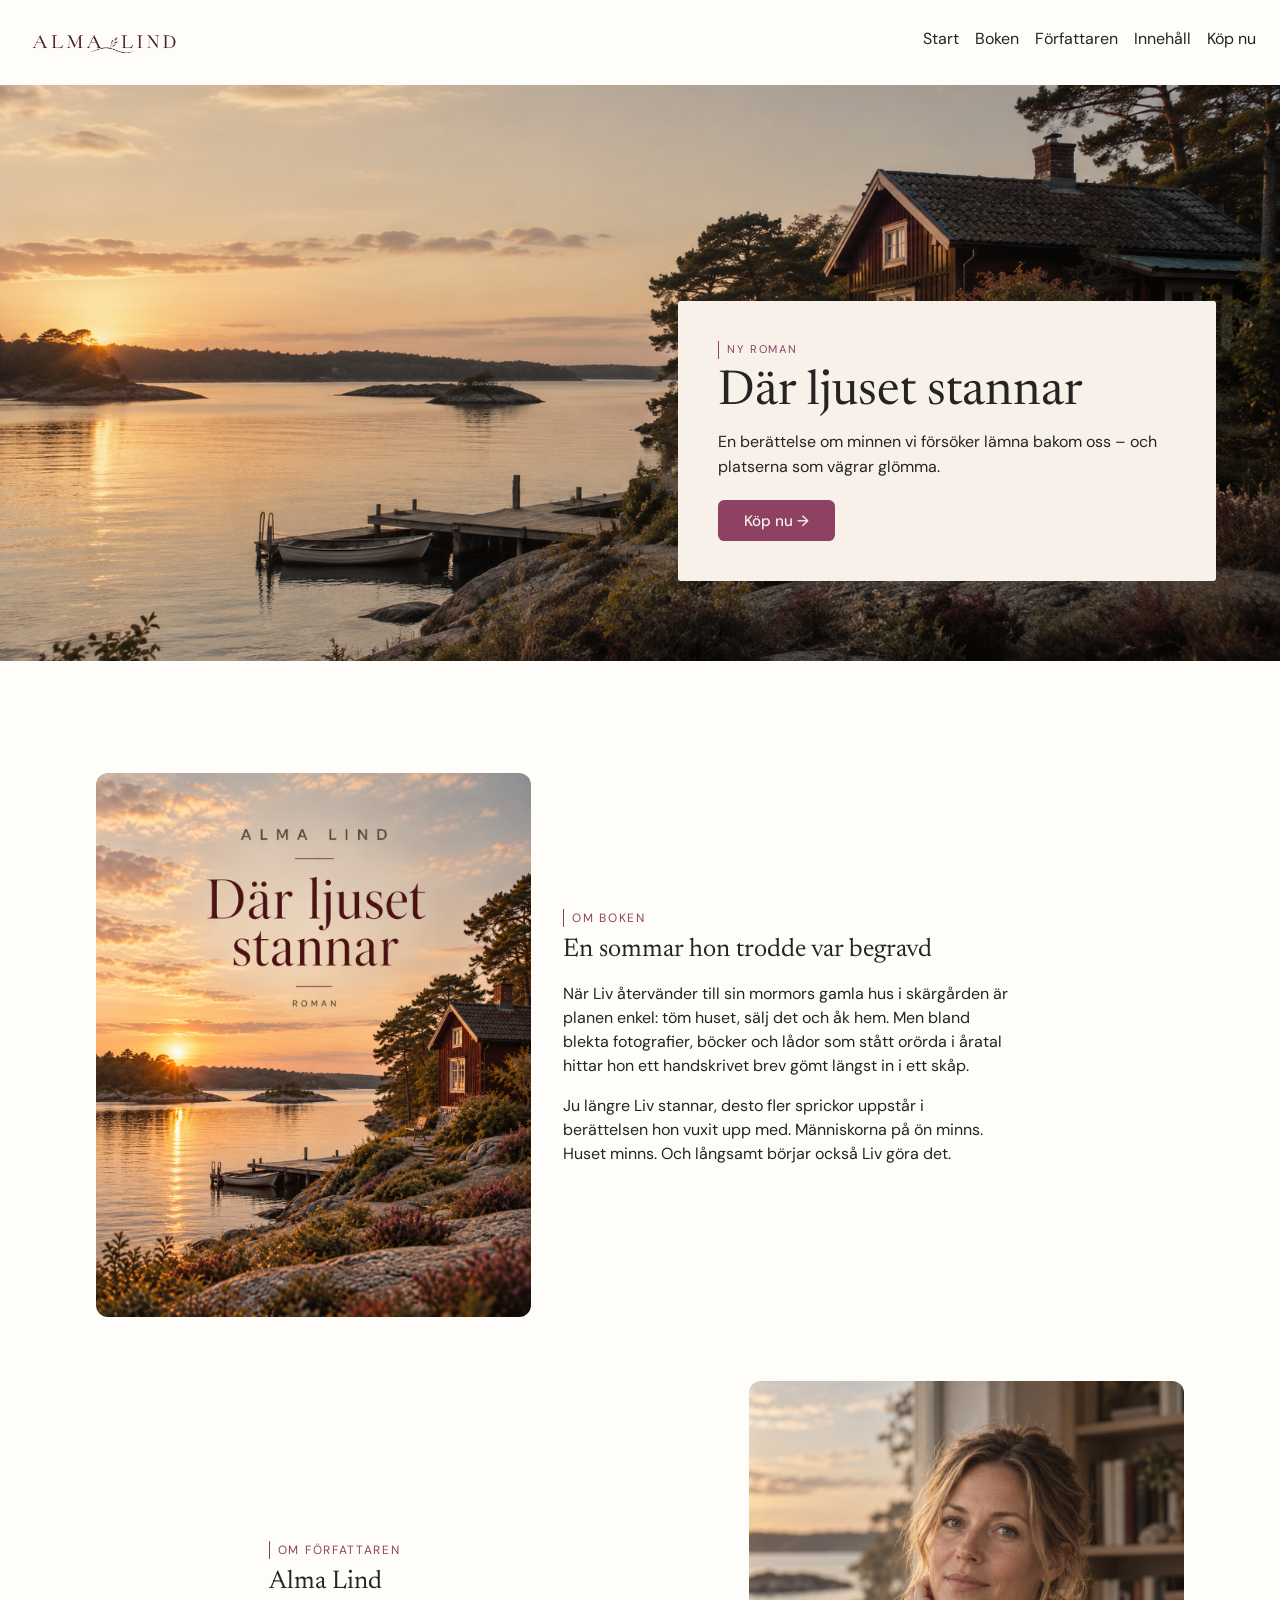
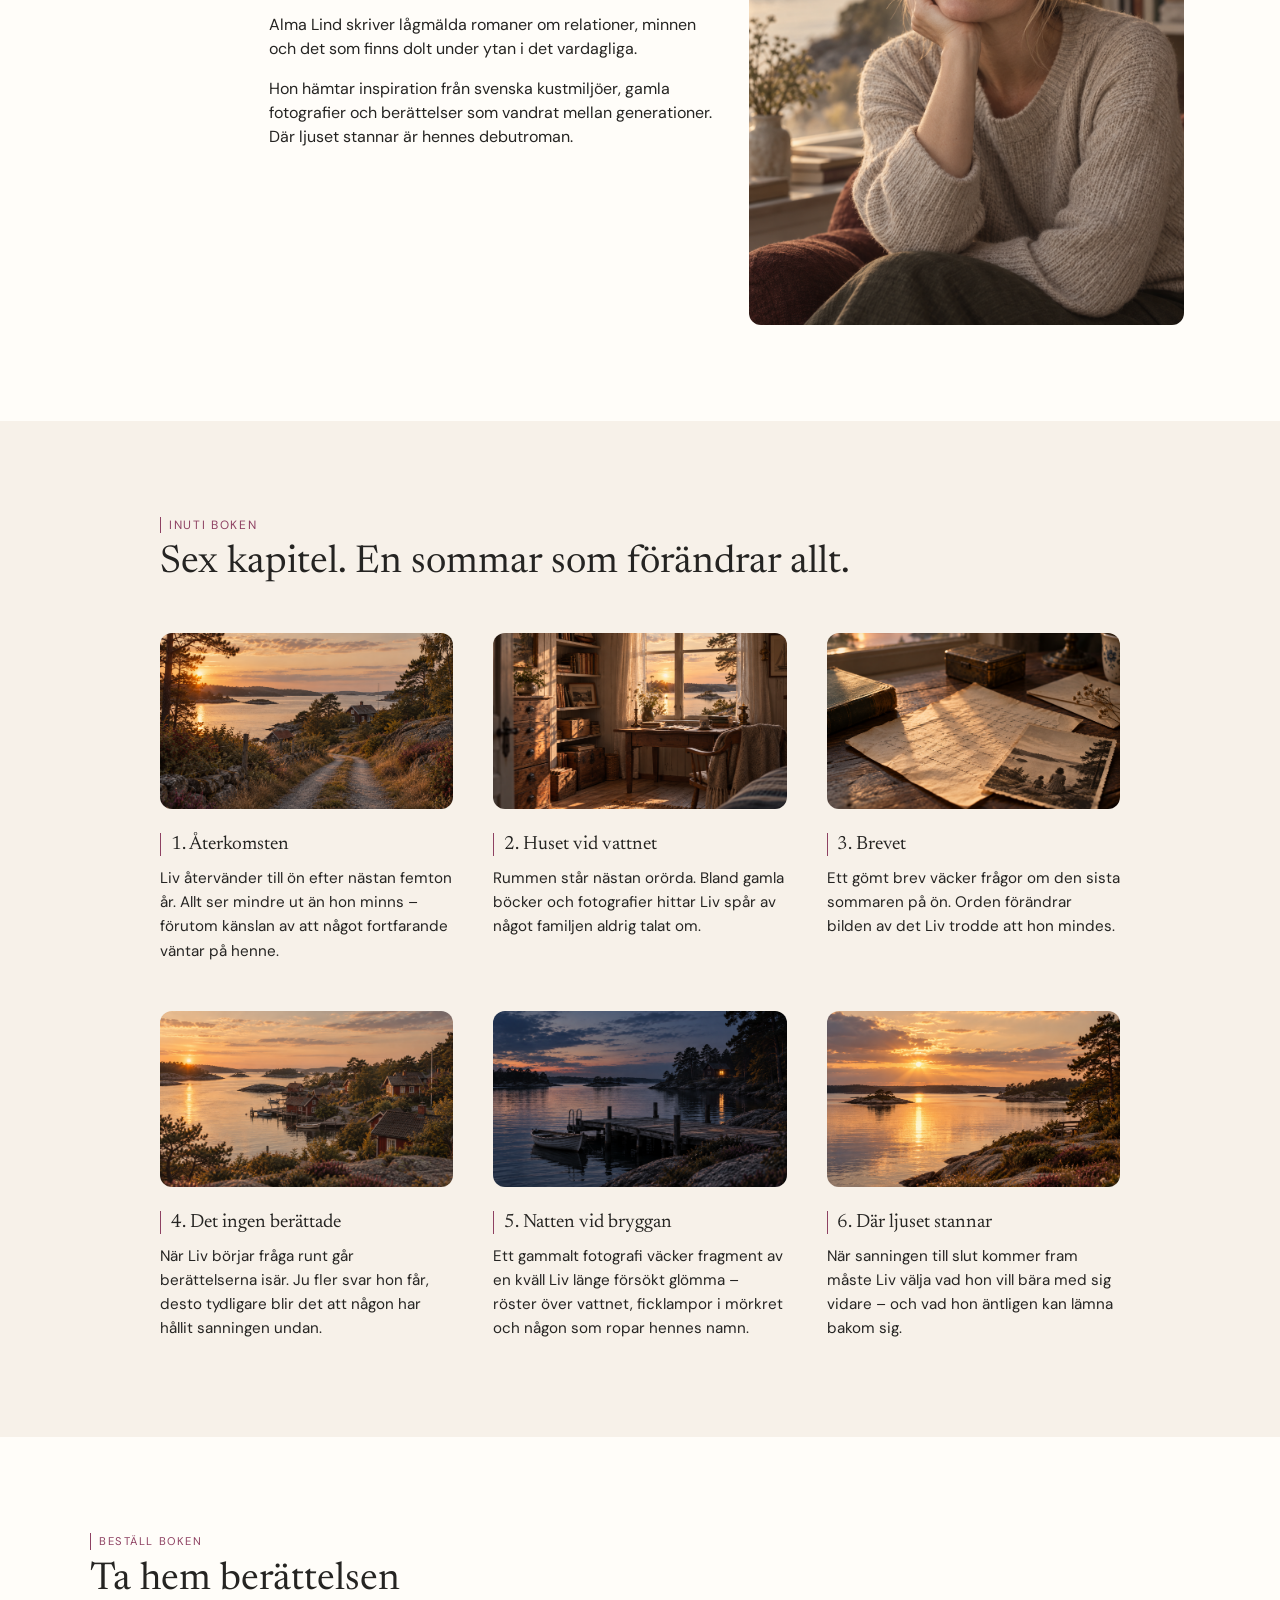
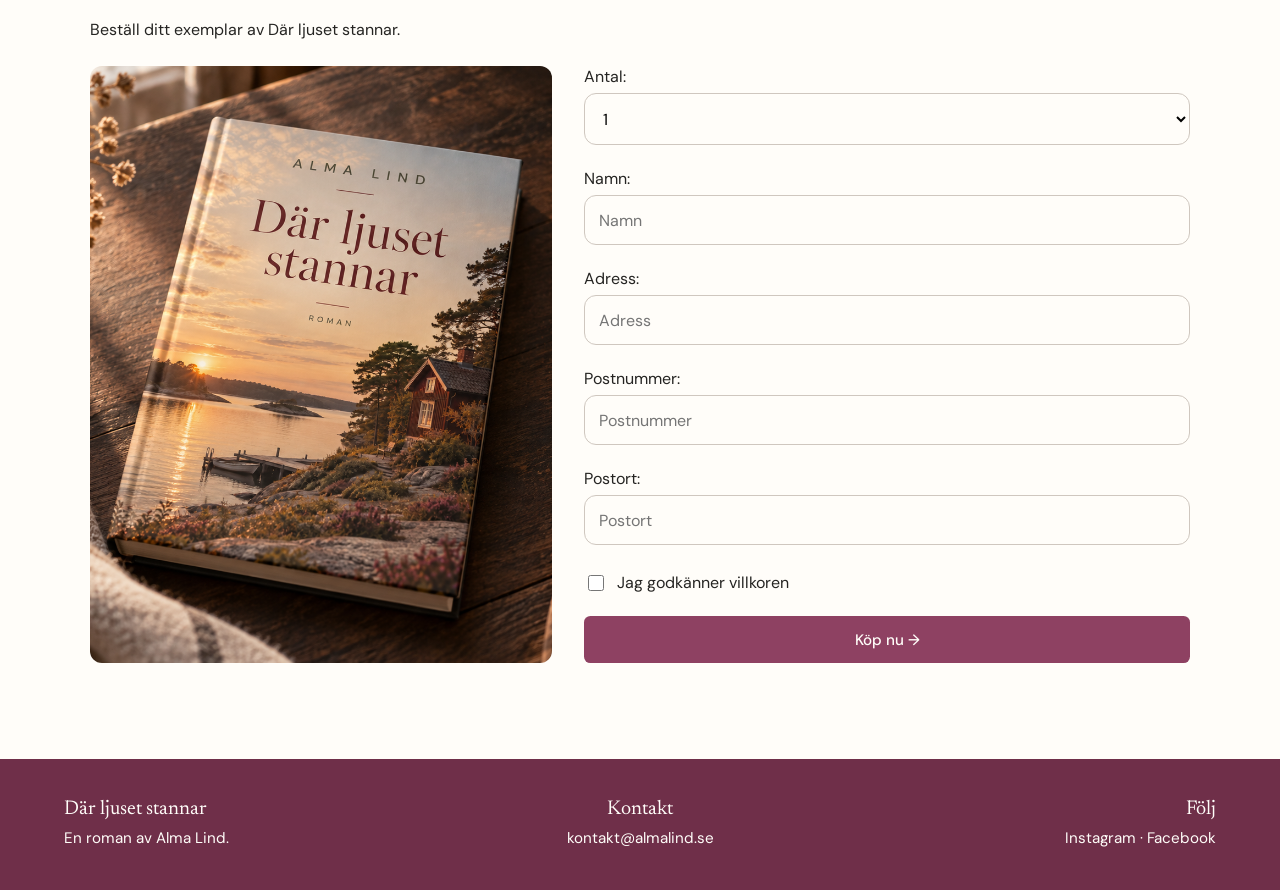
<file: index.html>
<!DOCTYPE html>
<!-- Elin Stridsberg -->

<html lang="sv">

<head>
    <meta charset="UTF-8">
    <meta name="viewport" content="width=device-width, initial-scale=1.0">
    <link rel="preconnect" href="https://fonts.googleapis.com">
    <link rel="preconnect" href="https://fonts.gstatic.com" crossorigin>
    <link
        href="https://fonts.googleapis.com/css2?family=DM+Sans:wght@400;500&family=Newsreader:opsz,wght@6..72,400&display=swap"
        rel="stylesheet">
    <link rel="stylesheet" href="./css/style.css">
    <title>Alma Lind</title>
</head>

<body>
    <header>
        <img src="./images/logo.png" alt="Alma Lind" class="logo">

        <input type="checkbox" id="menu-toggle">

        <label for="menu-toggle" class="menu-button">☰</label>

        <nav>
            <ul>
                <li><a href="#start">Start</a></li>
                <li><a href="#book">Boken</a></li>
                <li><a href="#author">Författaren</a></li>
                <li><a href="#content">Innehåll</a></li>
                <li><a href="#purchase">Köp nu</a></li>
            </ul>
        </nav>
    </header>
    <main>
        <section class="hero" id="start">
            <img src="./images/hero.png" alt="Hus vid vattnet i skymning" class="hero-image">

            <div class="hero-content">
                <p class="eyebrow"> NY ROMAN</p>
                <h1>Där ljuset stannar</h1>
                <p>En berättelse om minnen vi försöker lämna bakom oss – och platserna som vägrar glömma.</p>
                <a href="#purchase" class="cta-button">Köp nu →</a>
            </div>
        </section>

        <section class="book-author">
            <div class="info-block" id="book">
                <img src="./images/book.png" alt="Där ljuset stannar" class="info-image">

                <div class="info-text">
                    <p class="section-label">OM BOKEN</p>
                    <h2>En sommar hon trodde var begravd</h2>
                    <p>
                        När Liv återvänder till sin mormors gamla hus i skärgården är planen enkel:
                        töm huset, sälj det och åk hem. Men bland blekta fotografier, böcker och lådor
                        som stått orörda i åratal hittar hon ett handskrivet brev gömt längst in i ett skåp.
                    </p>
                    <p>
                        Ju längre Liv stannar, desto fler sprickor uppstår i berättelsen hon vuxit upp med.
                        Människorna på ön minns. Huset minns. Och långsamt börjar också Liv göra det.
                    </p>
                </div>
            </div>

            <div class="info-block" id="author">
                <img src="./images/author.png" alt="Porträtt av författaren Alma Lind" class="info-image">

                <div class="info-text">
                    <p class="section-label">OM FÖRFATTAREN</p>
                    <h2>Alma Lind</h2>
                    <p>
                        Alma Lind skriver lågmälda romaner om relationer, minnen och det som finns dolt
                        under ytan i det vardagliga.
                    </p>
                    <p>
                        Hon hämtar inspiration från svenska kustmiljöer, gamla fotografier och berättelser
                        som vandrat mellan generationer. Där ljuset stannar är hennes debutroman.
                    </p>
                </div>
            </div>
        </section>

        <section class="content" id="content">
            <p class="section-label">INUTI BOKEN</p>
            <h2>Sex kapitel. En sommar som förändrar allt.</h2>

            <div class="chapters">
                <div class="content-card">
                    <img src="./images/chapter1-road.png" alt="Grusväg mot skärgården" class="content-image">
                    <div class="content-text">
                        <h3>1. Återkomsten</h3>
                        <p>Liv återvänder till ön efter nästan femton år. Allt ser mindre ut än hon minns – förutom
                            känslan av att något fortfarande väntar på henne.</p>
                    </div>
                </div>

                <div class="content-card">
                    <img src="./images/chapter2-house.png" alt="Bild på huset vid vattnet" class="content-image">
                    <div class="content-text">
                        <h3>2. Huset vid vattnet</h3>
                        <p>Rummen står nästan orörda. Bland gamla böcker och fotografier hittar Liv spår av något
                            familjen aldrig talat om.
                        </p>
                    </div>
                </div>

                <div class="content-card">
                    <img src="./images/chapter3-letter.png" alt="Bild på ett brev" class="content-image">
                    <div class="content-text">
                        <h3>3. Brevet</h3>
                        <p>Ett gömt brev väcker frågor om den sista sommaren på ön. Orden förändrar bilden av det Liv
                            trodde att hon mindes.
                        </p>
                    </div>
                </div>

                <div class="content-card">
                    <img src="./images/chapter4-village.png" alt="Bild över byn" class="content-image">
                    <div class="content-text">
                        <h3>4. Det ingen berättade</h3>
                        <p>När Liv börjar fråga runt går berättelserna isär. Ju fler svar hon får, desto tydligare blir
                            det att någon har hållit sanningen undan.
                        </p>
                    </div>
                </div>

                <div class="content-card">
                    <img src="./images/chapter5-night.png" alt="Bild på natten vid bryggan" class="content-image">
                    <div class="content-text">
                        <h3>5. Natten vid bryggan</h3>
                        <p>Ett gammalt fotografi väcker fragment av en kväll Liv länge försökt glömma – röster över
                            vattnet, ficklampor i mörkret och någon som ropar hennes namn.
                        </p>
                    </div>
                </div>

                <div class="content-card">
                    <img src="./images/chapter6-water.png" alt="Bild i solnedgången" class="content-image">
                    <div class="content-text">
                        <h3>6. Där ljuset stannar</h3>
                        <p>När sanningen till slut kommer fram måste Liv välja vad hon vill bära med sig vidare – och
                            vad hon äntligen kan lämna bakom sig.
                        </p>
                    </div>
                </div>
            </div>
        </section>

        <section class="purchase" id="purchase">
            <p class="section-label">BESTÄLL BOKEN</p>
            <h2>Ta hem berättelsen</h2>
            <p>Beställ ditt exemplar av Där ljuset stannar.</p>
            <div class="purchase-content">
                <img src="./images/buynow.png" alt="Boken Där ljuset stannar">
                <form>
                    <div class="form-group">
                        <label for="antal">Antal:</label>
                        <select id="antal" name="antal">
                            <option value="1">1</option>
                            <option value="2">2</option>
                            <option value="3">3</option>
                            <option value="4">4</option>
                            <option value="5">5</option>
                        </select>
                    </div>

                    <div class="form-group">
                        <label for="namn">Namn:</label>
                        <input type="text" id="namn" name="namn" placeholder="Namn" required>
                    </div>

                    <div class="form-group">
                        <label for="adress">Adress:</label>
                        <input type="text" id="adress" name="adress" placeholder="Adress" required>
                    </div>

                    <div class="form-group">
                        <label for="postnummer">Postnummer:</label>
                        <input type="text" id="postnummer" name="postnummer" placeholder="Postnummer" required>
                    </div>

                    <div class="form-group">
                        <label for="postort">Postort:</label>
                        <input type="text" id="postort" name="postort" placeholder="Postort" required>
                    </div>

                    <div class="terms">
                        <input type="checkbox" id="villkor" name="villkor" required>
                        <label for="villkor">Jag godkänner villkoren</label>
                    </div>

                    <button type="submit">Köp nu →</button>

                </form>
            </div>
        </section>
    </main>

    <footer>
        <div class="footer-block">
            <h3>Där ljuset stannar</h3>
            <p>En roman av Alma Lind.</p>
        </div>

        <div class="footer-block">
            <h3>Kontakt</h3>
            <p>kontakt@almalind.se</p>
        </div>

        <div class="footer-block">
            <h3>Följ</h3>
            <p>Instagram · Facebook</p>
        </div>
    </footer>
</body>

</html>
</file>
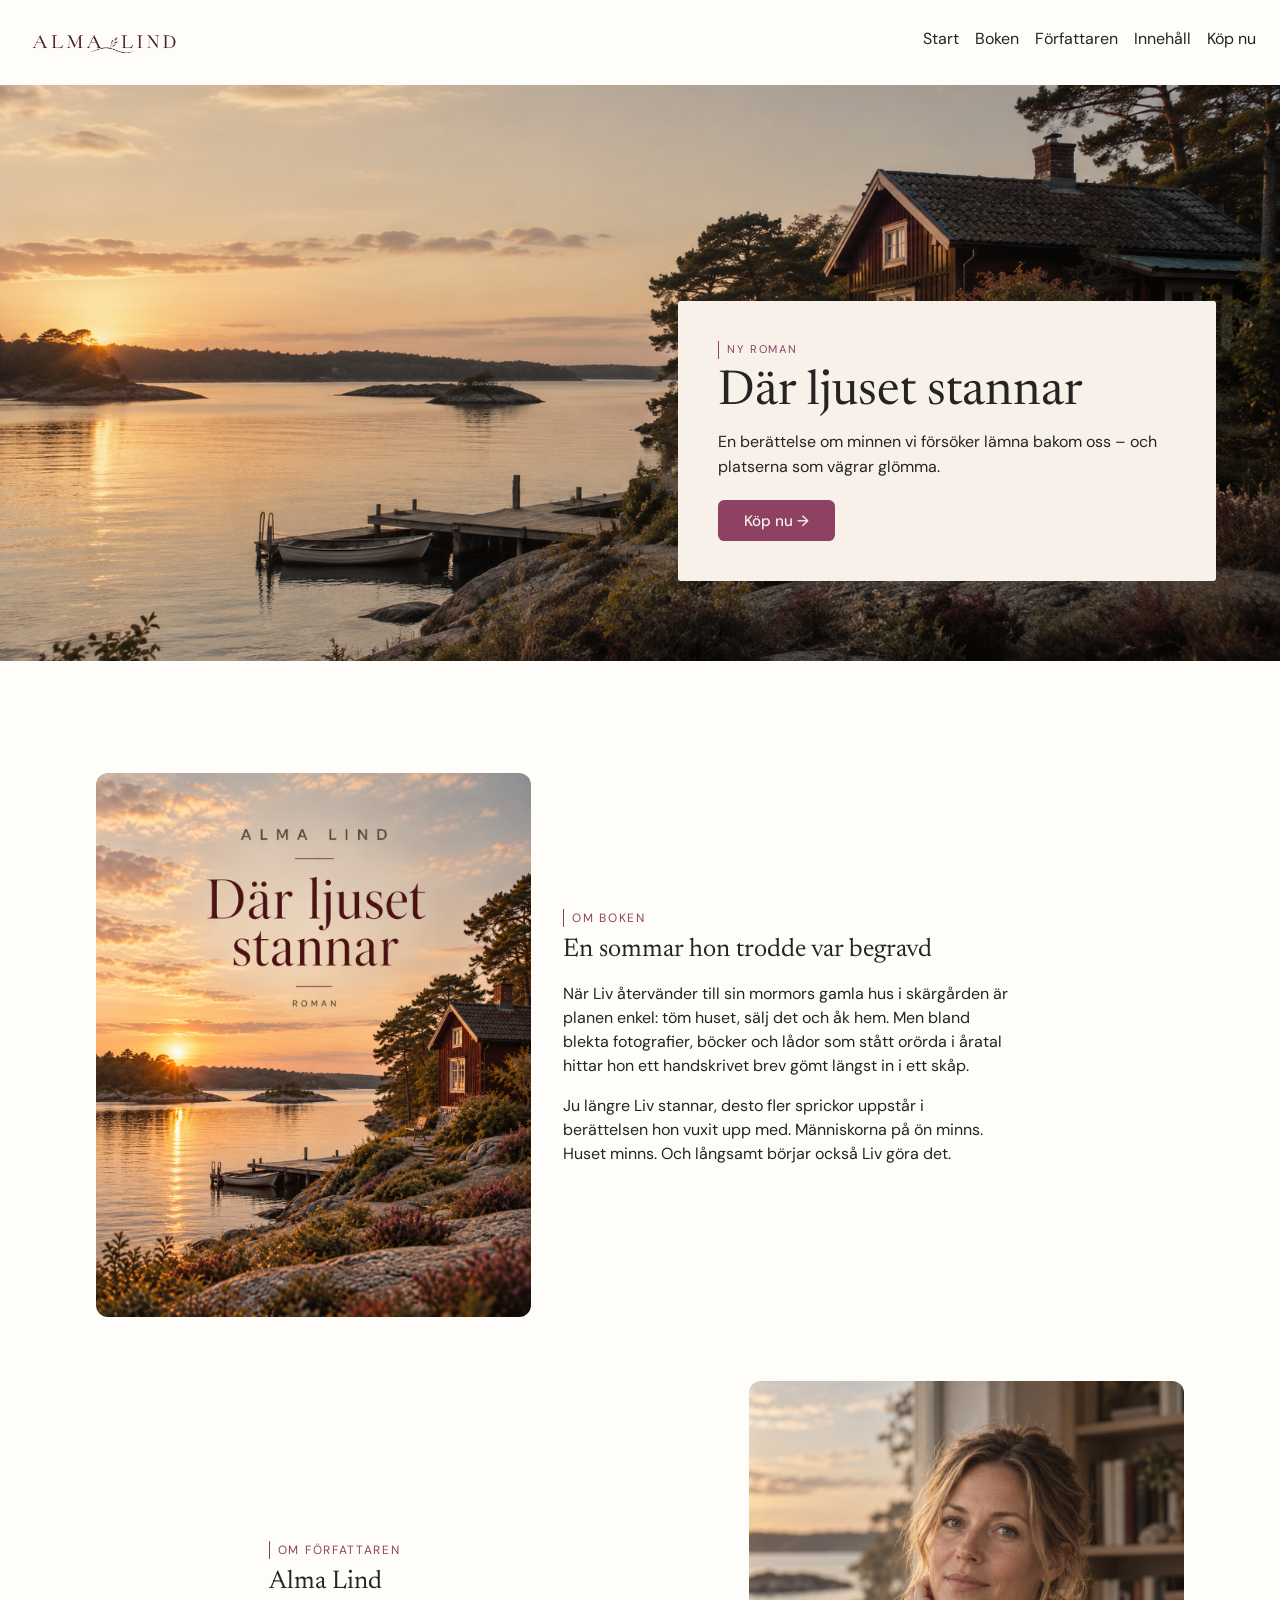
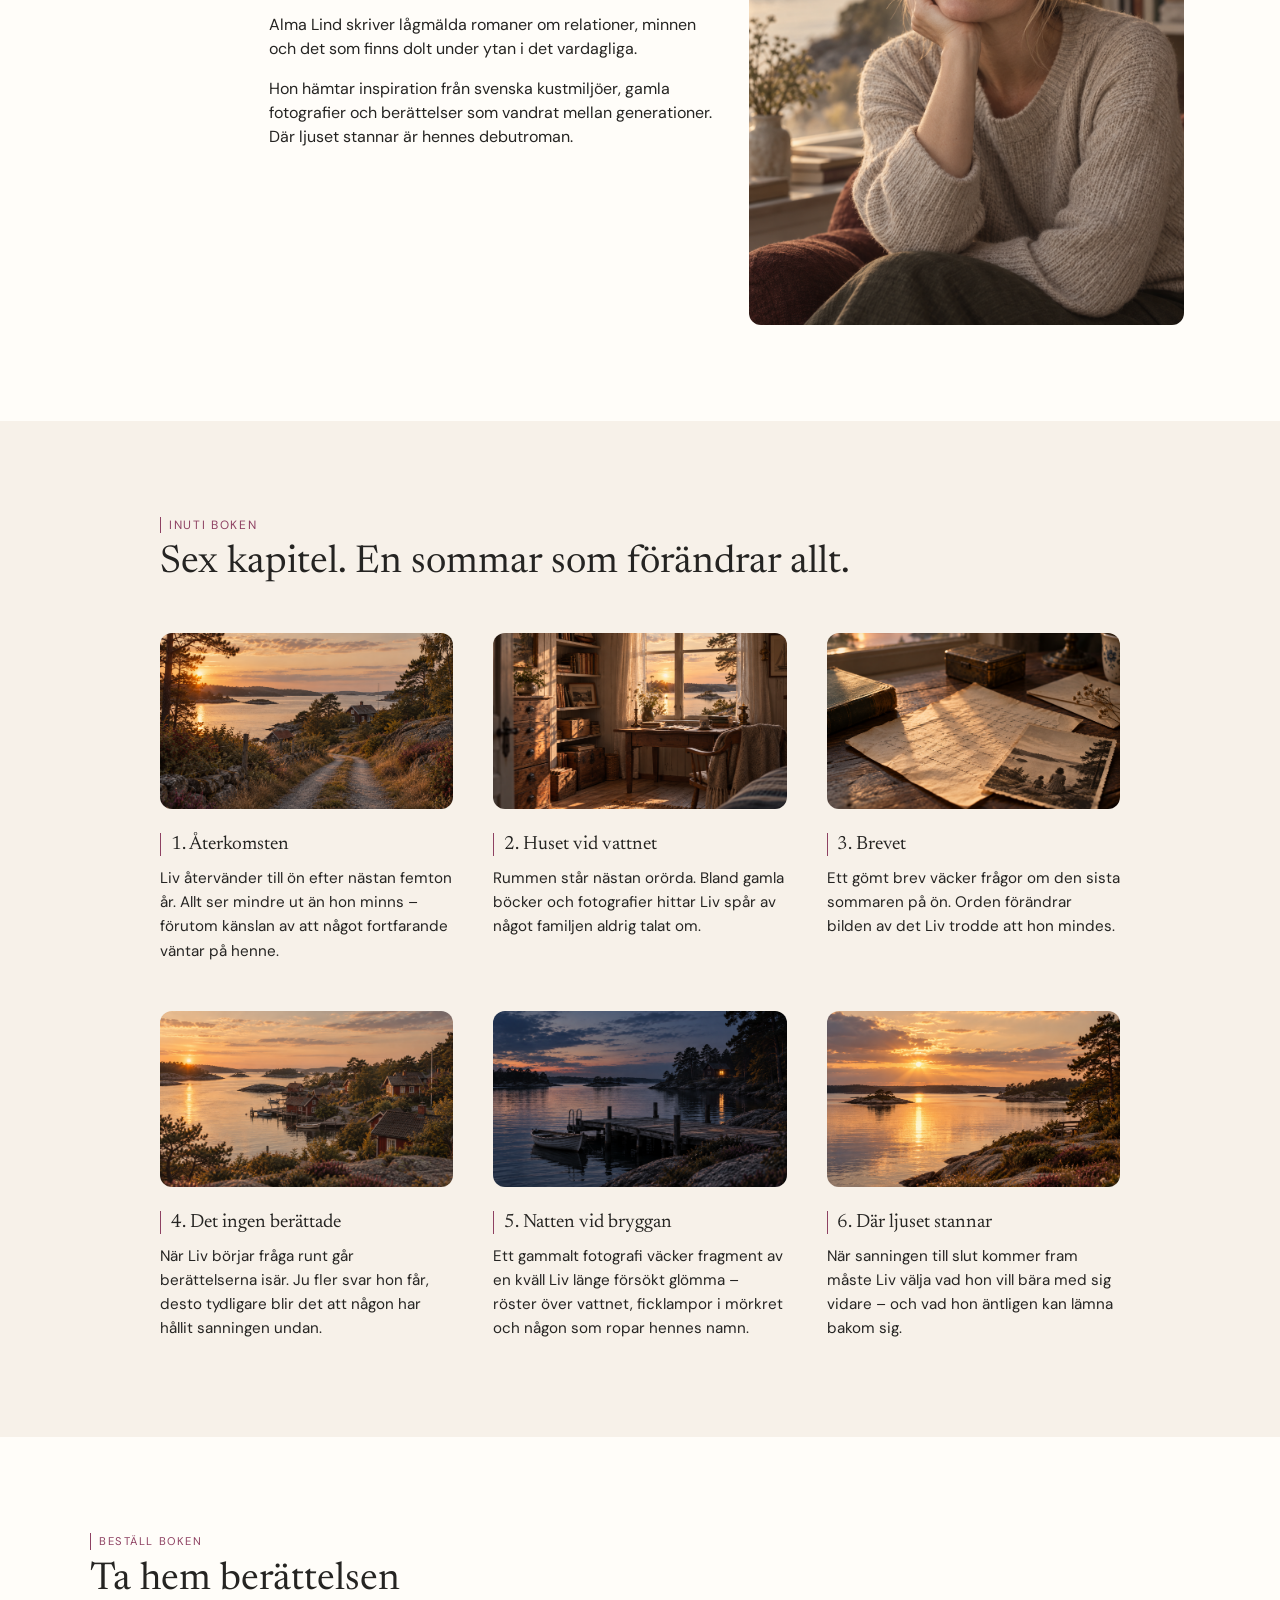
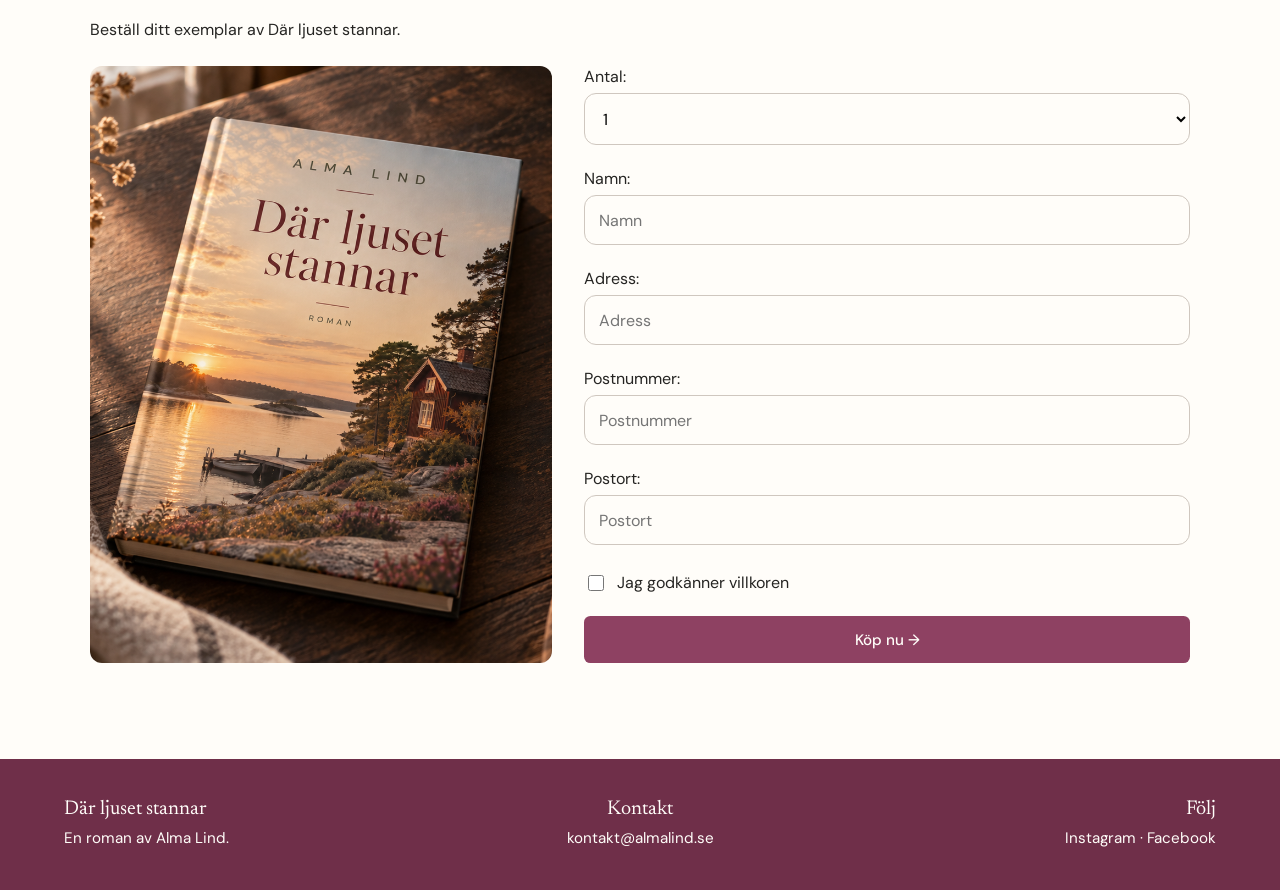
<file: docs/index.html>
<!DOCTYPE html><html lang=sv><head><meta charset=UTF-8><meta name=viewport content="width=device-width, initial-scale=1.0"><link rel=preconnect href=https://fonts.googleapis.com><link rel=preconnect href=https://fonts.gstatic.com crossorigin><link href="https://fonts.googleapis.com/css2?family=DM+Sans:wght@400;500&family=Newsreader:opsz,wght@6..72,400&display=swap" rel=stylesheet><link rel=stylesheet href=./css/style.css><title>Alma Lind</title></head><body><header><img src=./images/logo.png alt="Alma Lind" class=logo> <input type=checkbox id=menu-toggle> <label for=menu-toggle class=menu-button>☰</label><nav><ul><li><a href=#start>Start</a></li><li><a href=#book>Boken</a></li><li><a href=#author>Författaren</a></li><li><a href=#content>Innehåll</a></li><li><a href=#purchase>Köp nu</a></li></ul></nav></header><main><section class=hero id=start><img src=./images/hero.png alt="Hus vid vattnet i skymning" class=hero-image><div class=hero-content><p class=eyebrow>NY ROMAN</p><h1>Där ljuset stannar</h1><p>En berättelse om minnen vi försöker lämna bakom oss – och platserna som vägrar glömma.</p><a href=#purchase class=cta-button>Köp nu →</a></div></section><section class=book-author><div class=info-block id=book><img src=./images/book.png alt="Där ljuset stannar" class=info-image><div class=info-text><p class=section-label>OM BOKEN</p><h2>En sommar hon trodde var begravd</h2><p>När Liv återvänder till sin mormors gamla hus i skärgården är planen enkel: töm huset, sälj det och åk hem. Men bland blekta fotografier, böcker och lådor som stått orörda i åratal hittar hon ett handskrivet brev gömt längst in i ett skåp.</p><p>Ju längre Liv stannar, desto fler sprickor uppstår i berättelsen hon vuxit upp med. Människorna på ön minns. Huset minns. Och långsamt börjar också Liv göra det.</p></div></div><div class=info-block id=author><img src=./images/author.png alt="Porträtt av författaren Alma Lind" class=info-image><div class=info-text><p class=section-label>OM FÖRFATTAREN</p><h2>Alma Lind</h2><p>Alma Lind skriver lågmälda romaner om relationer, minnen och det som finns dolt under ytan i det vardagliga.</p><p>Hon hämtar inspiration från svenska kustmiljöer, gamla fotografier och berättelser som vandrat mellan generationer. Där ljuset stannar är hennes debutroman.</p></div></div></section><section class=content id=content><p class=section-label>INUTI BOKEN</p><h2>Sex kapitel. En sommar som förändrar allt.</h2><div class=chapters><div class=content-card><img src=./images/chapter1-road.png alt="Grusväg mot skärgården" class=content-image><div class=content-text><h3>1. Återkomsten</h3><p>Liv återvänder till ön efter nästan femton år. Allt ser mindre ut än hon minns – förutom känslan av att något fortfarande väntar på henne.</p></div></div><div class=content-card><img src=./images/chapter2-house.png alt="Bild på huset vid vattnet" class=content-image><div class=content-text><h3>2. Huset vid vattnet</h3><p>Rummen står nästan orörda. Bland gamla böcker och fotografier hittar Liv spår av något familjen aldrig talat om.</p></div></div><div class=content-card><img src=./images/chapter3-letter.png alt="Bild på ett brev" class=content-image><div class=content-text><h3>3. Brevet</h3><p>Ett gömt brev väcker frågor om den sista sommaren på ön. Orden förändrar bilden av det Liv trodde att hon mindes.</p></div></div><div class=content-card><img src=./images/chapter4-village.png alt="Bild över byn" class=content-image><div class=content-text><h3>4. Det ingen berättade</h3><p>När Liv börjar fråga runt går berättelserna isär. Ju fler svar hon får, desto tydligare blir det att någon har hållit sanningen undan.</p></div></div><div class=content-card><img src=./images/chapter5-night.png alt="Bild på natten vid bryggan" class=content-image><div class=content-text><h3>5. Natten vid bryggan</h3><p>Ett gammalt fotografi väcker fragment av en kväll Liv länge försökt glömma – röster över vattnet, ficklampor i mörkret och någon som ropar hennes namn.</p></div></div><div class=content-card><img src=./images/chapter6-water.png alt="Bild i solnedgången" class=content-image><div class=content-text><h3>6. Där ljuset stannar</h3><p>När sanningen till slut kommer fram måste Liv välja vad hon vill bära med sig vidare – och vad hon äntligen kan lämna bakom sig.</p></div></div></div></section><section class=purchase id=purchase><p class=section-label>BESTÄLL BOKEN</p><h2>Ta hem berättelsen</h2><p>Beställ ditt exemplar av Där ljuset stannar.</p><div class=purchase-content><img src=./images/buynow.png alt="Boken Där ljuset stannar"><form><div class=form-group><label for=antal>Antal:</label> <select id=antal name=antal><option value=1>1</option><option value=2>2</option><option value=3>3</option><option value=4>4</option><option value=5>5</option></select></div><div class=form-group><label for=namn>Namn:</label> <input type=text id=namn name=namn placeholder=Namn required></div><div class=form-group><label for=adress>Adress:</label> <input type=text id=adress name=adress placeholder=Adress required></div><div class=form-group><label for=postnummer>Postnummer:</label> <input type=text id=postnummer name=postnummer placeholder=Postnummer required></div><div class=form-group><label for=postort>Postort:</label> <input type=text id=postort name=postort placeholder=Postort required></div><div class=terms><input type=checkbox id=villkor name=villkor required> <label for=villkor>Jag godkänner villkoren</label></div><button type=submit>Köp nu →</button></form></div></section></main><footer><div class=footer-block><h3>Där ljuset stannar</h3><p>En roman av Alma Lind.</p></div><div class=footer-block><h3>Kontakt</h3><p>kontakt@almalind.se</p></div><div class=footer-block><h3>Följ</h3><p>Instagram · Facebook</p></div></footer></body></html>
</file>
<file: css/style.css>
* {
    box-sizing: border-box;
}

:root {
    --font-heading: "Newsreader", serif;
    --font-body: "DM Sans", sans-serif;

    --color-berry: #8E4162;
    --color-wine: #6F2F49;
    --color-black: #252422;
    --color-cream: #f7f1e9;
    --color-border: #CFC7BF;
    --color-white: #FFFDF9;
}

body {
    margin: 0;
    font-family: var(--font-body);
    background-color: var(--color-cream);
    color: var(--color-black);
}

header {
    display: flex;
    align-items: center;
    justify-content: space-between;
    padding: 1rem 1.5rem;
    background-color: var(--color-white);
    position: relative;
    flex-wrap: wrap;
}

.logo {
    width: 9rem;
    height: auto;
    display: block;
}

#menu-toggle {
    display: none;
}

.menu-button {
    font-size: 1.6rem;
    cursor: pointer;
    line-height: 1;
}

nav {
    display: none;
    width: 100%;
    padding-bottom: 0.5rem;
}

nav ul {
    margin: 0;
    padding: 0.75rem 0;
    display: flex;
    flex-direction: column;
    list-style: none;
    gap: 0.5rem;
    width: 100%;

}

nav a {
    font-family: var(--font-body);
    color: var(--color-black);
    text-decoration: none;
    display: block;
    padding: 0.5rem 0;
    font-size: 0.8rem;
}

nav a:active {
    color: var(--color-berry);
}

#menu-toggle:checked~nav {
    display: block;
}

.hero {
    position: relative;
    height: 30rem;
    overflow: hidden;
}

.hero-image {
    width: 100%;
    height: 100%;
    object-fit: cover;
    object-position: 70% center;
    display: block;
}

.hero-content {
    display: flex;
    flex-direction: column;
    position: absolute;
    align-items: flex-start;
    left: 1.25rem;
    right: auto;
    bottom: 1rem;
    padding: 1.25rem;
    width: 74%;
    background-color: var(--color-cream);
    border-radius: 0.15rem;
}

.hero-content .eyebrow {
    font-family: var(--font-body);
    color: var(--color-berry);
    letter-spacing: 0.15em;
    font-size: 0.7rem;
    margin: 0 0 0.4rem 0;
    border-left: 1px solid var(--color-berry);
    padding-left: 0.5rem;
}

h1,
h2,
h3 {
    font-family: var(--font-heading);
    font-weight: 400;
}

.hero-content h1 {
    color: var(--color-black);
    font-size: 2rem;
    line-height: 1.05;
    margin: 0 0 0.75rem 0;
}

.hero-content p {
    font-family: var(--font-body);
    color: var(--color-black);
    margin: 0 0 1.25rem 0;
    line-height: 1.45;
}


.cta-button {
    display: inline-flex;
    font-family: var(--font-body);
    background-color: var(--color-berry);
    color: var(--color-cream);
    text-decoration: none;
    padding: 0.7em 1.7em;
    border-radius: 0.4rem;
    align-items: center;
    gap: 0.5rem;
    font-size: 0.95rem;
    font-weight: 500;
    transition: background-color 0.2s ease, transform 0.2s ease;
}

.book-author {
    display: flex;
    flex-direction: column;
    gap: 2.5rem;
    background-color: var(--color-white);
}

.book-author,
.content,
.purchase {
    padding: 4rem 1.5rem;
}

.info-block {
    width: 100%;
    display: flex;
    flex-direction: column;
    align-items: flex-start;
    padding: 0;
    gap: 2rem;
}


.info-text {
    width: 100%;
    max-width: 28rem;
}

.info-text h2 {
    font-family: var(--font-heading);
    font-size: 1.6rem;
    line-height: 1.2;
    font-weight: 400;
    margin: 0 0 1rem 0;
}

.info-text p {
    font-family: var(--font-body);
    font-size: 1rem;
    line-height: 1.5;
    margin: 0 0 1rem 0;

}

.info-text .section-label {
    font-family: var(--font-body);
    color: var(--color-berry);
    letter-spacing: 0.14em;
    font-size: 0.75rem;
    margin: 0 0 0.5rem 0;
}

.section-label {
    border-left: 1px solid var(--color-berry);
    padding-left: 0.5rem;
}

.info-image {
    width: 80%;
    height: auto;
    margin: 0;
    display: block;
    border-radius: 0.75rem;
}

.content {
    display: flex;
    flex-direction: column;
    align-items: flex-start;
    background-color: var(--color-cream);
}

.content h2 {
    margin: 0 0 3rem 0;
    font-size: 2rem;
    line-height: 1.15;
}

.chapters {
    display: flex;
    flex-direction: column;
    gap: 3.5rem;
    width: 100%;
}

.content-card {
    display: flex;
    flex-direction: column;
    width: 100%;
    gap: 0.5rem;
}

.content-image {
    width: 100%;
    height: 11rem;
    object-fit: cover;
    display: block;
    border-radius: 0.75rem;
}

.content-text {
    width: 100%;
    padding: 1rem 0 0 0;
}

.content .section-label {
    font-family: var(--font-body);
    color: var(--color-berry);
    letter-spacing: 0.14em;
    font-size: 0.75rem;
    margin: 0 0 0.5rem 0;
}

.content-text h3 {
    font-family: var(--font-heading);
    color: var(--color-black);
    font-size: 1.2rem;
    font-weight: 400;
    line-height: 1.2;

    border-left: 1px solid var(--color-berry);
    padding-left: 0.6rem;

    margin: 0 0 0.6rem 0;
}

.content-text p {
    margin: 0;
    font-family: var(--font-body);
    line-height: 1.6;
    font-size: 0.95rem;
}

.purchase {
    background-color: var(--color-white);
    font-family: var(--font-body);
}

.purchase .section-label {
    font-family: var(--font-body);
    color: var(--color-berry);
    letter-spacing: 0.14em;
    font-size: 0.7rem;
    margin: 0 0 0.5rem 0;
}

.purchase h2 {
    font-family: var(--font-heading);
    font-size: 1.8rem;
    line-height: 1.15;
    margin: 0 0 1rem 0;
}


.purchase-content {
    width: 100%;
    display: flex;
    flex-direction: column;
    gap: 2rem;
}

.purchase>p {
    margin: 0 0 1.5rem 0;
    line-height: 1.5;
}

.purchase-content img {
    width: 100%;
    max-width: 100%;
    aspect-ratio: 4 / 5;
    object-fit: cover;
    display: block;
    border-radius: 0.75rem;
}

form {
    display: flex;
    flex-direction: column;
    gap: 1.4rem;
    font-family: var(--font-body);
}

.form-group {
    display: flex;
    flex-direction: column;
    gap: 0.4rem;
}

.form-group input,
.form-group select {
    padding: 0.85rem;
    font-family: var(--font-body);
    font-size: 1rem;
    border: 1px solid var(--color-border);
    background-color: var(--color-white);
    border-radius: 0.75rem;
}

.terms {
    display: flex;
    align-items: center;
    gap: 0.6rem;
    margin-top: 0.25rem;
}

.terms input[type="checkbox"] {
    width: 1rem;
    height: 1rem;
    accent-color: var(--color-berry);
}

form button {
    padding: 0.85rem 1.5rem;
    border: none;
    background-color: var(--color-berry);
    color: var(--color-white);
    font-family: var(--font-body);
    font-size: 0.95rem;
    font-weight: 500;

    cursor: pointer;
    border-radius: 0.4rem;
    transition: background-color 0.2s ease, transform 0.2s ease;

}

footer {
    display: flex;
    flex-direction: column;
    padding: 3rem 1.5rem;
    gap: 2.5rem;
    font-family: var(--font-body);
    background-color: var(--color-wine);
    color: var(--color-white);
}

.footer-block {
    width: 100%;
}

.footer-block h3 {
    font-family: var(--font-heading);
    font-size: 1.25rem;
    font-weight: 400;
    margin: 0 0 0.5rem 0;
}

.footer-block p {
    margin: 0;
    font-size: 0.95rem;
    line-height: 1.5;
}

@media (min-width: 600px) {
    .chapters {
        display: grid;
        grid-template-columns: 1fr 1fr;
        column-gap: 1.5rem;
        row-gap: 3.5rem;
        max-width: 48rem;
        margin: 0 auto;
    }

    .purchase-content {
        flex-direction: row;
        gap: 1.5rem;
        align-items: center;
    }

    .purchase-content img {
        width: 45%;
        object-fit: cover;
    }

    .purchase-content form {
        flex: 1;
    }
}

@media (min-width: 768px) {

    header {
        flex-wrap: nowrap;
        align-items: center;
        justify-content: space-between;
        padding: 1rem 1.5rem;
    }

    .logo {
        width: 10rem;
    }

    .menu-button {
        display: none;
    }

    nav {
        display: block;
        width: auto;
    }

    nav ul {
        flex-direction: row;
        gap: 1rem;
        padding: 0;
    }

    nav a {
        font-size: 1rem;
    }

    nav a:hover {
        color: var(--color-berry);
    }

    .hero {
        height: 30rem;
    }

    .hero-content {
        left: auto;
        right: 2.5rem;
        bottom: 2.5rem;
        width: 48%;
        padding: 2.25rem 2rem;
    }

    .hero-content h1 {
        font-size: 2.4rem;
    }

    .hero-content .eyebrow {
        font-size: 0.7rem;
    }

    .cta-button:hover {
        background-color: var(--color-wine);
        transform: translateY(-1px);
    }

    .book-author,
    .content,
    .purchase {
        padding: 5rem 3rem;
    }

    .book-author {
        gap: 5rem;
        padding-top: 6rem;
    }

    .info-block {
        flex-direction: row;
        align-items: center;
    }

    .info-block:nth-child(2) {
        flex-direction: row-reverse;
    }

    .info-image {
        width: 40%;
    }

    .info-text {
        width: 55%;
    }

    .content h2 {
        font-size: 2.2rem;
    }

    .purchase h2 {
        font-size: 2.2rem;
    }

    form button:hover {
        background-color: var(--color-wine);
        transform: translateY(-1px);
    }

    footer {
        flex-direction: row;
        justify-content: space-between;
        gap: 2rem;
        padding: 2.5rem 3rem;
    }

    .footer-block {
        width: 30%;
    }

    .footer-block:nth-child(2) {
        text-align: center;
    }

    .footer-block:nth-child(3) {
        text-align: right;
    }
}

@media (min-width: 1024px) {
    .hero {
        height: 36rem;
    }

    .hero-content {
        left: auto;
        right: 4rem;
        bottom: 5rem;

        width: 42%;
        padding: 2.5rem;
    }

    .hero-content .eyebrow {
        font-size: 0.7rem;
        letter-spacing: 0.16em;
        margin: 0 0 0.6rem 0;
    }

    .hero-content h1 {
        font-size: 3rem;
    }

    .hero-content p {
        font-size: 1rem;
        line-height: 1.55;
    }

    .book-author,
    .content,
    .purchase {
        padding: 6rem 4rem;
    }

    .book-author {
        padding-top: 7rem;
        gap: 4rem;

    }

    .info-block {
        max-width: 68rem;
        margin: 0 auto;
    }

    .content .section-label {
        width: 100%;
        max-width: 60rem;
        margin: 0 auto 0.5rem auto;
    }

    .content h2 {
        font-size: 2.4rem;
        width: 100%;
        max-width: 60rem;
        margin: 0 auto 3rem auto;
    }

    .chapters {
        grid-template-columns: 1fr 1fr 1fr;
        max-width: 60rem;
        row-gap: 3rem;
        column-gap: 2.5rem;

    }

    .purchase-content {
        flex-direction: row;
        gap: 2rem;
        align-items: stretch;
        max-width: 1100px;
        margin: 0 auto;
    }

    .purchase .section-label {
        width: 100%;
        max-width: 1100px;
        margin: 0 auto 0.5rem auto;
    }

    .purchase h2 {
        font-size: 2.4rem;
        width: 100%;
        max-width: 1100px;
        margin: 0 auto 1rem auto;
    }

    .purchase>p {
        width: 100%;
        max-width: 1100px;
        margin: 0 auto 1.5rem auto;

    }

    .purchase-content img {
        width: 42%;
        height: auto;
        object-fit: cover;
    }

    .purchase-content form {
        flex: 1;
    }

    footer {
        flex-direction: row;
        justify-content: space-between;
        gap: 2rem;
        padding: 2.5rem 4rem;
    }

    .footer-block {
        width: 30%;
    }

    .footer-block h3 {
        margin-top: 0;
        margin-bottom: 0.5rem;
    }

    .footer-block:nth-child(2) {
        text-align: center;
    }

    .footer-block:nth-child(3) {
        text-align: right;
    }
}
</file>
